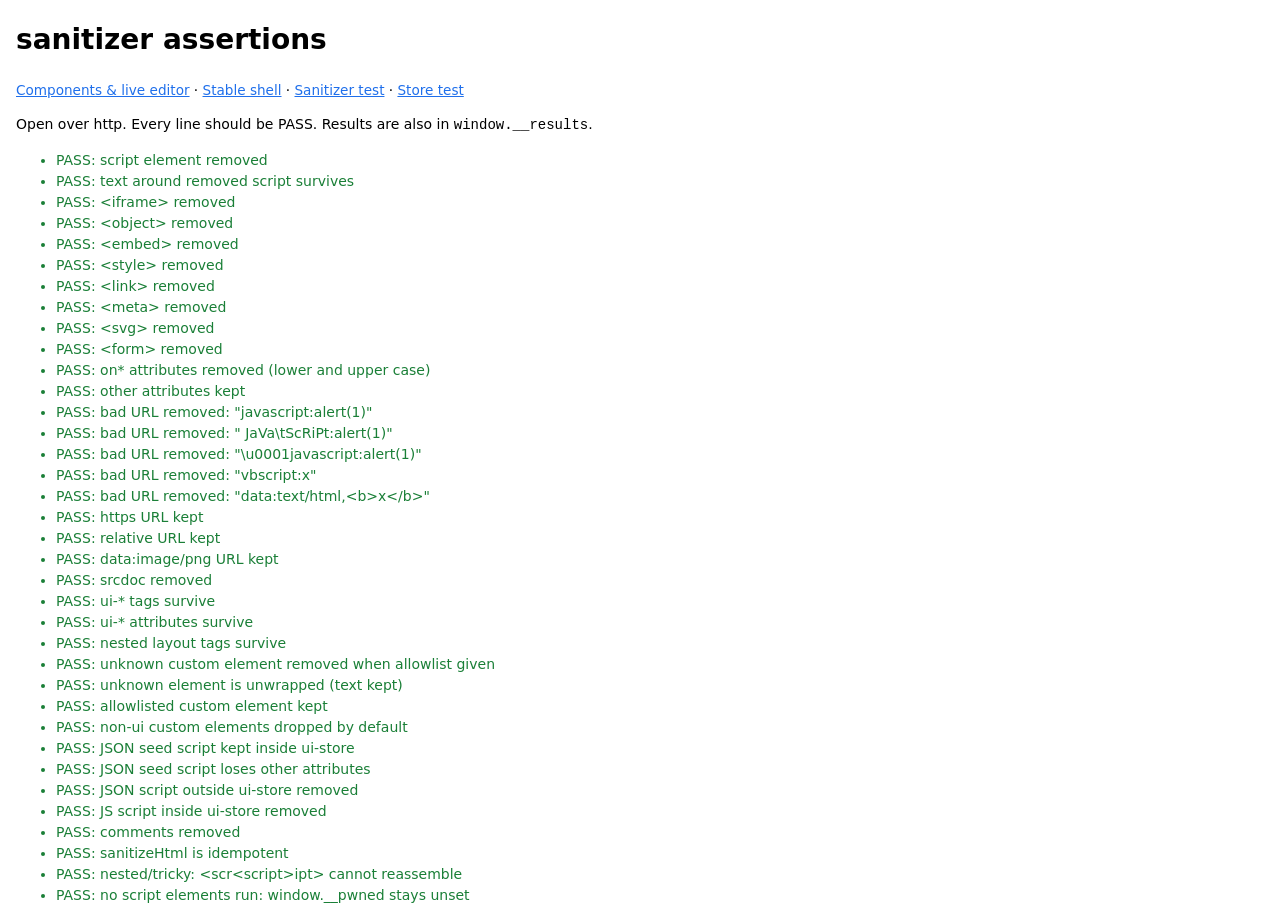
<file: demo/sanitizer-test.html>
<!doctype html>
<html lang="en">
<head><meta charset="utf-8"><title>sanitizer test</title>
<style>body{font:14px/1.5 system-ui;margin:1rem}.pass{color:#1a7f37}.fail{color:#cf222e;font-weight:700}.demo-nav{font-size:.85rem;margin:.2rem 0 .6rem}.demo-nav a{color:var(--ui-color-accent,#1f6feb)}</style></head>
<body>
<h1>sanitizer assertions</h1>
<nav class="demo-nav" aria-label="Demo pages"><a href="index.html">Components &amp; live editor</a> · <a href="shell.html">Stable shell</a> · <a href="sanitizer-test.html">Sanitizer test</a> · <a href="store-test.html">Store test</a></nav>
<p>Open over http. Every line should be PASS. Results are also in <code>window.__results</code>.</p>
<ul id="out"></ul>
<script type="module">
  import { sanitizeHtml, sanitizeFragment } from '../components/_shared/outlet.js';

  const results = (window.__results = []);
  const check = (name, ok) => {
    results.push({ name, ok: !!ok });
    const li = document.createElement('li');
    li.className = ok ? 'pass' : 'fail';
    li.textContent = `${ok ? 'PASS' : 'FAIL'}: ${name}`;
    document.getElementById('out').append(li);
  };
  const frag = (h, o) => sanitizeFragment(h, o); // a DocumentFragment: querySelector / textContent work on it

  // script and friends
  check('script element removed', !frag('<div>a<script>alert(1)<\/script>b</div>').querySelector('script'));
  check('text around removed script survives', frag('<div>a<script>alert(1)<\/script>b</div>').textContent === 'ab');
  for (const t of ['iframe', 'object', 'embed', 'style', 'link', 'meta', 'svg', 'form'])
    check(`<${t}> removed`, !frag(`<div><${t}></${t}>x</div>`).querySelector(t));

  // on* attributes
  const d1 = frag('<ui-todo-item onclick="x()" onmouseover=x() ONFOCUS="x()" text="ok"></ui-todo-item><img src="a.png" onerror="x()">');
  check('on* attributes removed (lower and upper case)', ![...d1.querySelectorAll('*')].some((e) => [...e.attributes].some((a) => a.name.toLowerCase().startsWith('on'))));
  check('other attributes kept', d1.querySelector('ui-todo-item').getAttribute('text') === 'ok');

  // javascript: URLs
  for (const u of ['javascript:alert(1)', ' JaVa\tScRiPt:alert(1)', '\u0001javascript:alert(1)', 'vbscript:x', 'data:text/html,<b>x</b>'])
    check(`bad URL removed: ${JSON.stringify(u)}`, !frag(`<a href="${u}">x</a>`).querySelector('a').hasAttribute('href'));
  check('https URL kept', frag('<a href="https://example.com/">x</a>').querySelector('a').getAttribute('href') === 'https://example.com/');
  check('relative URL kept', frag('<a href="#x">x</a>').querySelector('a').hasAttribute('href'));
  check('data:image/png URL kept', frag('<img src="[data-uri]">').querySelector('img').hasAttribute('src'));
  check('srcdoc removed', !frag('<div srcdoc="x">a</div>').firstElementChild.hasAttribute('srcdoc'));

  // ui-* tags survive
  const d2 = frag('<ui-chat-panel heading="x"><div data-role="agent">hi</div></ui-chat-panel><ui-each store="a" tag="ui-todo-item"></ui-each>');
  check('ui-* tags survive', d2.querySelector('ui-chat-panel') && d2.querySelector('ui-each'));
  check('ui-* attributes survive', d2.querySelector('ui-chat-panel').getAttribute('heading') === 'x');
  check('nested layout tags survive', d2.querySelector('ui-chat-panel > div[data-role="agent"]'));

  // allowlist
  check('unknown custom element removed when allowlist given', !frag('<x-evil>t</x-evil><ui-nope></ui-nope>', { allowedTags: ['ui-store'] }).querySelector('x-evil, ui-nope'));
  check('unknown element is unwrapped (text kept)', frag('<blink>keep</blink>').textContent === 'keep');
  check('allowlisted custom element kept', frag('<ui-store name="a"></ui-store>', { allowedTags: ['ui-store'] }).querySelector('ui-store'));
  check('non-ui custom elements dropped by default', !frag('<x-evil></x-evil>').querySelector('x-evil'));

  // JSON seed exception
  const d3 = frag('<ui-store name="a"><script type="application/json" onload="x()">{"items":[]}<\/script></ui-store>');
  const seed = d3.querySelector('ui-store > script');
  check('JSON seed script kept inside ui-store', seed && seed.textContent === '{"items":[]}');
  check('JSON seed script loses other attributes', seed && !seed.hasAttribute('onload'));
  check('JSON script outside ui-store removed', !frag('<div><script type="application/json">{}<\/script></div>').querySelector('script'));
  check('JS script inside ui-store removed', !frag('<ui-store name="a"><script>alert(1)<\/script></ui-store>').querySelector('script'));

  // misc
  check('comments removed', !sanitizeHtml('<div><\!-- x -->a</div>').includes('<\!--'));
  check('sanitizeHtml is idempotent', (() => { const h = '<div onclick="x()"><script>1<\/script><ui-each store="a" tag="b"></ui-each></div>'; const a = sanitizeHtml(h); return a === sanitizeHtml(a); })());
  check('nested/tricky: <scr<script>ipt> cannot reassemble', !/<script/i.test(sanitizeHtml('<scr<script>ipt>alert(1)</scr<\/script>ipt>')));
  check('no script elements run: window.__pwned stays unset', (sanitizeHtml('<img src=x onerror="window.__pwned=1"><script>window.__pwned=1<\/script>'), !window.__pwned));

  const failed = results.filter((r) => !r.ok).length;
  document.title = failed ? `FAIL (${failed})` : `PASS (${results.length})`;
</script>
</body>
</html>
</file>
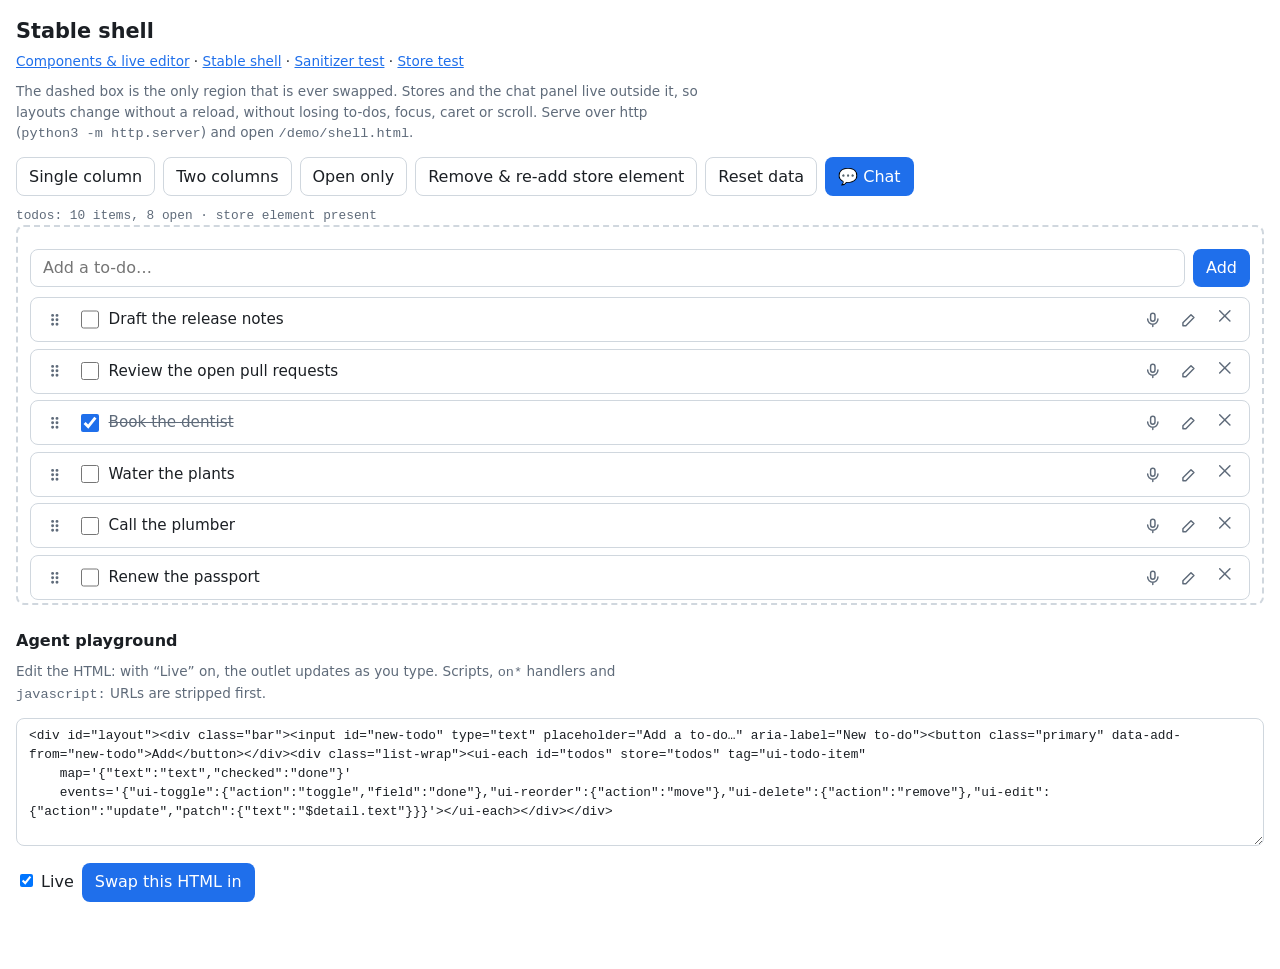
<file: demo/shell.html>
<!doctype html>
<html lang="en">
<head>
<meta charset="utf-8">
<meta name="viewport" content="width=device-width, initial-scale=1, viewport-fit=cover">
<title>ui-elements stable shell demo</title>
<link rel="stylesheet" href="../tokens.css">
<style>
  body { margin: 0; background: var(--ui-color-bg); color: var(--ui-color-text); font-family: var(--ui-font); line-height: 1.5; }
  .shell { max-width: 80rem; margin: 0 auto; padding: 1rem 16px 4rem; }
  h1 { font-size: 1.3rem; margin: 0 0 .25rem; } h2 { font-size: 1rem; margin: .2rem 0 .5rem; }
  p.note { color: var(--ui-color-muted); font-size: .85rem; margin: .2rem 0 .8rem; max-width: 80ch; }
  .bar { display: flex; gap: .5rem; flex-wrap: wrap; margin: .6rem 0; align-items: center; }
  button, input, textarea { font: inherit; color: inherit; background: var(--ui-color-surface); border: 1px solid var(--ui-color-border); border-radius: var(--ui-radius); padding: .4rem .75rem; }
  button { cursor: pointer; } button.primary { background: var(--ui-color-accent); color: var(--ui-color-on-accent); border-color: transparent; }
  input[type=text] { flex: 1; min-width: 10rem; }
  #outlet { container-type: inline-size; border: 2px dashed var(--ui-color-border); border-radius: var(--ui-radius); padding: .75rem; max-height: 22rem; overflow: auto; }
  #outlet .cols { display: grid; grid-template-columns: 1fr; gap: 1rem; }
  /* two columns only when the outlet itself is wide enough for two readable lists (not on phones or iPad portrait) */
  @container (min-width: 52rem) { #outlet .cols { grid-template-columns: 1fr 1fr; } }
  #outlet ui-each, #outlet .list { display: contents; }
  .list-wrap { display: grid; gap: .4rem; }
  #status { font-family: ui-monospace, monospace; font-size: .8rem; color: var(--ui-color-muted); }
  textarea { width: 100%; box-sizing: border-box; min-height: 8rem; font-family: ui-monospace, monospace; font-size: .8rem; }
.demo-nav{font-size:.85rem;margin:.2rem 0 .6rem}.demo-nav a{color:var(--ui-color-accent,#1f6feb)}</style>
</head>
<body>
<!-- ============ THE STABLE SHELL: never swapped ============ -->
<div class="shell">
  <h1>Stable shell</h1>
  <nav class="demo-nav" aria-label="Demo pages"><a href="index.html">Components &amp; live editor</a> · <a href="shell.html">Stable shell</a> · <a href="sanitizer-test.html">Sanitizer test</a> · <a href="store-test.html">Store test</a></nav>
  <p class="note">The dashed box is the only region that is ever swapped. Stores and the chat panel live outside it, so layouts change without a reload, without losing to-dos, focus, caret or scroll. Serve over http (<code>python3 -m http.server</code>) and open <code>/demo/shell.html</code>.</p>

  <ui-store id="store-todos" name="todos" persist="local">
    <script type="application/json">{"items":[
      {"id":"t1","text":"Draft the release notes","done":false},
      {"id":"t2","text":"Review the open pull requests","done":false},
      {"id":"t3","text":"Book the dentist","done":true},
      {"id":"t4","text":"Water the plants","done":false},
      {"id":"t5","text":"Call the plumber","done":false},
      {"id":"t6","text":"Renew the passport","done":false},
      {"id":"t7","text":"Back up the laptop","done":true},
      {"id":"t8","text":"Plan the weekend","done":false},
      {"id":"t9","text":"Fix the bike tyre","done":false},
      {"id":"t10","text":"Reply to the landlord","done":false}
    ]}</script>
  </ui-store>
  <ui-store id="store-chat" name="chat" persist="local">
    <script type="application/json">{"messages":[{"role":"agent","text":"Hi! Your to-dos live in a store, so I can still see them after a layout swap."}]}</script>
  </ui-store>

  <div class="bar" role="toolbar" aria-label="Layouts">
    <button data-layout="single">Single column</button>
    <button data-layout="columns">Two columns</button>
    <button data-layout="open">Open only</button>
    <button id="toggle-store">Remove &amp; re-add store element</button>
    <button id="reset">Reset data</button>
    <button id="chat-btn" class="primary">💬 Chat</button>
  </div>
  <div id="status" aria-live="polite"></div>

  <!-- The ONLY swappable region -->
  <main id="outlet">
    <div id="layout">
      <div class="bar"><input id="new-todo" type="text" placeholder="Add a to-do…" aria-label="New to-do"><button class="primary" data-add-from="new-todo">Add</button></div>
      <div class="list-wrap">
        <ui-each id="todos" store="todos" tag="ui-todo-item"
                 map='{"text":"text","checked":"done"}'
                 events='{"ui-toggle":{"action":"toggle","field":"done"},"ui-reorder":{"action":"move"},"ui-delete":{"action":"remove"},"ui-edit":{"action":"update","patch":{"text":"$detail.text"}}}'></ui-each>
      </div>
    </div>
  </main>

  <h2 style="margin-top:1.5rem">Agent playground</h2>
  <p class="note">Edit the HTML: with “Live” on, the outlet updates as you type. Scripts, <code>on*</code> handlers and <code>javascript:</code> URLs are stripped first.</p>
  <textarea id="playground" aria-label="HTML to swap into the outlet"></textarea>
  <div class="bar"><label><input type="checkbox" id="live" checked> Live</label> <button id="swap-playground" class="primary">Swap this HTML in</button></div>

  <ui-chat-panel id="chat" store="chat" heading="Assistant" placeholder="Try: how many left?"></ui-chat-panel>
</div>

<script type="module" src="../components/ui-store.js"></script>
<script type="module" src="../components/ui-each.js"></script>
<script type="module" src="../components/ui-todo-item.js"></script>
<script type="module" src="../components/ui-chat-panel.js"></script>
<script type="module">
  import { swapOutlet } from '../components/_shared/outlet.js';
  import { get, set } from '../components/_shared/store-registry.js';

  const EACH = (where = '') => `<ui-each id="todos" store="todos" tag="ui-todo-item"${where ? ` where='${where}'` : ''}
    map='{"text":"text","checked":"done"}'
    events='{"ui-toggle":{"action":"toggle","field":"done"},"ui-reorder":{"action":"move"},"ui-delete":{"action":"remove"},"ui-edit":{"action":"update","patch":{"text":"$detail.text"}}}'></ui-each>`;
  const ADD = `<div class="bar"><input id="new-todo" type="text" placeholder="Add a to-do…" aria-label="New to-do"><button class="primary" data-add-from="new-todo">Add</button></div>`;
  const LAYOUTS = {
    single: `<div id="layout">${ADD}<div class="list-wrap">${EACH()}</div></div>`,
    open: `<div id="layout"><h2>Open only</h2>${ADD}<div class="list-wrap">${EACH('{"done":false}')}</div></div>`,
    // different ui-each ids on purpose: two lists, each filtered
    columns: `<div id="layout"><div class="cols">
        <section><h2>Open</h2>${ADD}<div class="list-wrap">${EACH('{"done":false}').replace('id="todos"', 'id="open"')}</div></section>
        <section><h2>Done</h2><div class="list-wrap">${EACH('{"done":true}').replace('id="todos"', 'id="done"')}</div></section>
      </div></div>`,
  };
  const $ = (s) => document.querySelector(s);
  const pg = $('#playground');
  const show = (name) => { pg.value = LAYOUTS[name]; return swapOutlet(LAYOUTS[name]); };
  pg.value = LAYOUTS.single;

  document.addEventListener('click', (e) => {
    const layout = e.target.closest('[data-layout]');
    if (layout) show(layout.dataset.layout);
    const add = e.target.closest('[data-add-from]');
    if (add) addFrom(document.getElementById(add.dataset.addFrom));
  });
  // Shell-level wiring for the add field: swapped HTML contains no script, so the shell owns the behavior.
  document.addEventListener('keydown', (e) => {
    if (e.key === 'Enter' && e.target.id === 'new-todo') addFrom(e.target);
  });
  function addFrom(input) {
    const text = input?.value.trim();
    if (!text) return;
    $('#store-todos').act('add', { item: { text, done: false }, index: 0 });
    input.value = '';
    input.focus();
  }

  $('#swap-playground').onclick = () => swapOutlet(pg.value);
  let liveTimer;
  pg.addEventListener('input', () => { if ($('#live').checked) { clearTimeout(liveTimer); liveTimer = setTimeout(() => swapOutlet(pg.value), 150); } });
  $('#chat-btn').onclick = () => $('#chat').toggle();
  $('#reset').onclick = () => { localStorage.removeItem('ui-store:todos'); localStorage.removeItem('ui-store:chat'); location.reload(); };

  // Acceptance check 2: the store element can be removed and re-added without losing data.
  let removed = null;
  $('#toggle-store').onclick = () => {
    const btn = $('#toggle-store');
    if (!removed) { removed = $('#store-todos'); removed.remove(); btn.textContent = 'Re-add store element'; }
    else { document.querySelector('.bar').after(removed); removed = null; btn.textContent = 'Remove & re-add store element'; }
    status();
  };

  const status = () => { $('#status').textContent = `todos: ${(get('todos', 'items') || []).length} items, ${(get('todos', 'items') || []).filter((i) => !i.done).length} open · store element ${removed ? 'REMOVED' : 'present'}`; };
  document.addEventListener('ui-store-change', status);
  document.addEventListener('ui-store-ready', status);
  status();

  // The chat is backend-free: reply from the store when the user sends a message.
  $('#chat').addEventListener('ui-send', (e) => {
    const open = (get('todos', 'items') || []).filter((i) => !i.done);
    const text = /left|open|how many/i.test(e.detail.text) ? `${open.length} open: ${open.map((i) => i.text).join(', ') || 'nothing 🎉'}` : `You said: ${e.detail.text}`;
    setTimeout(() => set('chat', 'messages', [...get('chat', 'messages'), { id: crypto.randomUUID(), role: 'agent', text }]), 300);
  });
</script>
</body>
</html>
</file>
<file: tokens.css>
/* ui-elements design tokens.
 *
 * Optional: every component has built-in fallbacks, so it renders without this
 * file. Load it (or override any of these on :root / any ancestor) to theme all
 * components at once. Values use light-dark(), so they follow `color-scheme`.
 *
 *   <link rel="stylesheet" href=".../tokens.css">
 *   <html data-theme="dark">   force dark   (or "light"; omit to follow the OS)
 */
:root {
  color-scheme: light dark;

  /* colors */
  --ui-color-bg: light-dark(#ffffff, #0f1117);
  --ui-color-surface: light-dark(#ffffff, #161b22);
  --ui-color-surface-2: light-dark(#f4f5f7, #1c2128);
  --ui-color-text: light-dark(#1b1f24, #e1e4e8);
  --ui-color-muted: light-dark(#5f6b7a, #8b949e);
  --ui-color-border: light-dark(#d0d7de, #30363d);
  --ui-color-accent: light-dark(#1f6feb, #388bfd);
  --ui-color-on-accent: light-dark(#ffffff, #0f1117);
  --ui-color-danger: light-dark(#cf222e, #f85149);
  --ui-color-success: light-dark(#1a7f37, #3fb950);
  --ui-color-warning: light-dark(#9a6700, #d29922);

  /* spacing, shape, type */
  --ui-space: 12px;
  --ui-radius: 8px;
  --ui-font: system-ui, -apple-system, "Segoe UI", Roboto, sans-serif;
  --ui-font-size: 0.95rem;
}

:root[data-theme="light"] { color-scheme: light; }
:root[data-theme="dark"] { color-scheme: dark; }
</file>
